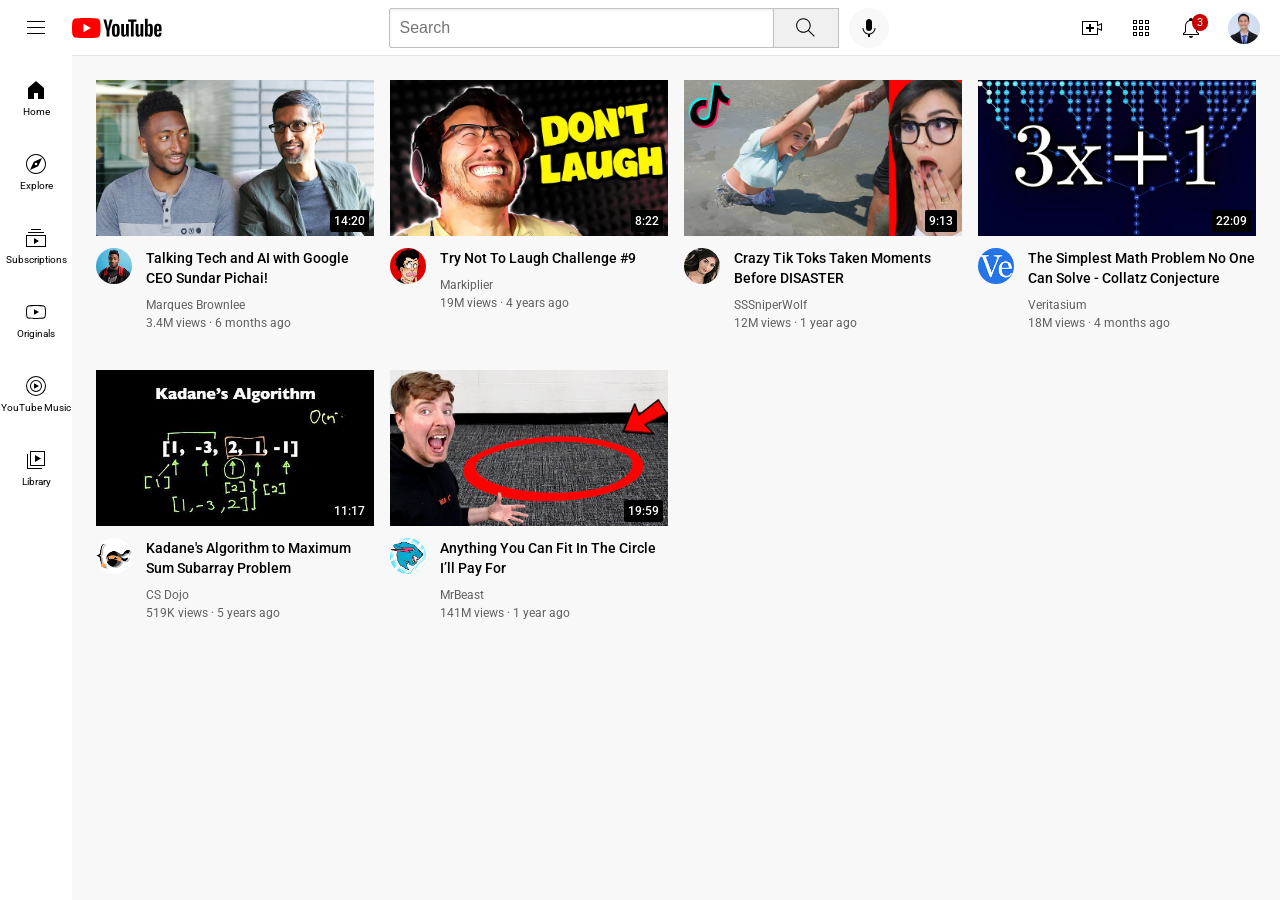
<file: index.html>
<!DOCTYPE html>
<html lang="en">
<head>
    <meta charset="UTF-8">
    <meta name="viewport" content="width=device-width, initial-scale=1.0">
    <link rel="preconnect" href="https://fonts.googleapis.com">
    <link rel="preconnect" href="https://fonts.gstatic.com" crossorigin>
    <link href="https://fonts.googleapis.com/css2?family=Roboto:ital,wght@0,100..900;1,100..900&display=swap" rel="stylesheet">
    <title>YouTube Clone</title>
    <link rel="stylesheet" href="styles/video.css">
    <link rel="stylesheet" href="styles/header.css">
    <link rel="stylesheet" href="styles/general.css">
    <link rel="stylesheet" href="styles/sidebar.css">
</head>
<body>
    <header class="header">
        <div class="left-section">
            <img class="hamburger-menu" src="icons/hamburger-menu.svg" alt="menu">
            <img class="youtube-logo" src="icons/youtube-logo.svg" alt="youtube-logo">
        </div>
        <div class="middle-section">
            <input class="search-bar" type="text" placeholder="Search">
            <button class="search-button"><img class="search-icon" src="icons/search.svg" alt="search"><div class="tooltip">Search</div></button>
            <button class="voice-search-button"><img class="voice-search-icon" src="icons/voice-search-icon.svg" alt="voice-search"><div class="tooltip">Search with your voice</div></button>
        </div> 
        <div class="right-section">
            <div class="upload-icon-container"><img class="upload-icon" src="icons/upload.svg" alt="upload-icon"><div class="tooltip">Create</div></div>
            <div class="youtube-apps-container"><img class="youtube-apps-icon" src="icons/youtube-apps.svg" alt="apps-icon"><div class="tooltip">YouTube Apps</div></div>
            <div class="notifications-icon-container">
                <img class="notifications-icon" src="icons/notifications.svg" alt="notify-icon">
                <div class="notifications-count">3</div>
                <div class="tooltip">Notifications</div>
            </div>
            <img class="current-user-picture" src="channel-pictures/my-channel.jpg" alt="profile-pic">
        </div>
    </header>

    <nav class="sidebar">
        <div class="sidebar-link"><img src="icons/home.svg" alt="home"><div>Home</div></div>
        <div class="sidebar-link"><img src="icons/explore.svg" alt="explore"><div>Explore</div></div>
        <div class="sidebar-link"><img src="icons/subscriptions.svg" alt="subscriptions"><div>Subscriptions</div></div>
        <div class="sidebar-link"><img src="icons/originals.svg" alt="originals"><div>Originals</div></div>
        <div class="sidebar-link"><img src="icons/youtube-music.svg" alt="music"><div>YouTube Music</div></div>
        <div class="sidebar-link"><img src="icons/library.svg" alt="library"><div>Library</div></div>
    </nav>

    <main>
        <section class="video-grid">
            <div class="video-preview">
        <div class="thumbnail-row">
            <img class="thumbnail" src="thumbnails/thumbnail-1.webp" alt="video-content">
            <div class="video-time">14:20</div>
        </div>
        <div class="video-info-grid">
            <div class="channel-picture">
                <img class="profile-picture" src="channel-pictures/channel-1.jpeg" alt="channel-pic">
            </div>
            <div class="video-info">
                <p class="video-title">
                Talking Tech and AI with Google CEO Sundar Pichai!
                </p>
                <p class="video-author">
                Marques Brownlee
                </p>
                <p class="video-stats">
                3.4M views &#183; 6 months ago
                </p>
            </div>
        </div>
    </div>

    <div class="video-preview">
        <div class="thumbnail-row">
            <img class="thumbnail" src="thumbnails/thumbnail-2.webp" alt="video-content">
            <div class="video-time">8:22</div>
        </div>
        <div class="video-info-grid">
            <div class="channel-picture">
                <img class="profile-picture" src="channel-pictures/channel-2.jpeg" alt="channel-pic">
            </div>
            <div class="video-info">
                <p class="video-title">
                Try Not To Laugh Challenge #9
                </p>
                <p class="video-author">
                Markiplier
                </p>
                <p class="video-stats">
                19M views &#183; 4 years ago
                </p>
            </div>
        </div>
    </div>

    <div class="video-preview">
        <div class="thumbnail-row">
            <img class="thumbnail" src="thumbnails/thumbnail-3.webp" alt="video-content">
            <div class="video-time">9:13</div>
        </div>
        <div class="video-info-grid">
            <div class="channel-picture">
                <img class="profile-picture" src="channel-pictures/channel-3.jpeg" alt="channel-pic">
            </div>
            <div class="video-info">
                <p class="video-title">             
                Crazy Tik Toks Taken Moments Before DISASTER
                </p>
                <p class="video-author">
                SSSniperWolf
                </p>
                <p class="video-stats">
                12M views &#183; 1 year ago
                </p>
            </div>
        </div>
    </div>

    <div class="video-preview">
        <div class="thumbnail-row">
            <img class="thumbnail" src="thumbnails/thumbnail-4.webp" alt="video-content">
            <div class="video-time">22:09</div>
        </div>
        <div class="video-info-grid">
            <div class="channel-picture">
                <img class="profile-picture" src="channel-pictures/channel-4.jpeg" alt="channel-pic">
            </div>
            <div class="video-info">
                <p class="video-title">
                The Simplest Math Problem No One Can Solve - Collatz Conjecture
                </p>
                <p class="video-author">
                Veritasium
                </p>
                <p class="video-stats">
                18M views &#183; 4 months ago
                </p>
            </div>
        </div>
    </div>

    <div class="video-preview">
        <div class="thumbnail-row">
            <img class="thumbnail" src="thumbnails/thumbnail-5.webp" alt="video-content">
            <div class="video-time">11:17</div>
        </div>
        <div class="video-info-grid">
            <div class="channel-picture">
                <img class="profile-picture" src="channel-pictures/channel-5.jpeg" alt="channel-pic">
            </div>
            <div class="video-info">
                <p class="video-title">
                Kadane's Algorithm to Maximum Sum Subarray Problem
                </p>
                <p class="video-author">
                CS Dojo
                </p>
                <p class="video-stats">
                519K views &#183; 5 years ago
                </p>
            </div>
        </div>
    </div>

    <div class="video-preview">
        <div class="thumbnail-row">
            <img class="thumbnail" src="thumbnails/thumbnail-6.webp" alt="video-content">
            <div class="video-time">19:59</div>
        </div>
        <div class="video-info-grid">
            <div class="channel-picture">
                <img class="profile-picture" src="channel-pictures/channel-6.jpeg" alt="channel-pic">
            </div>
            <div class="video-info">
                <p class="video-title">
                Anything You Can Fit In The Circle I’ll Pay For
                </p>
                <p class="video-author">
                MrBeast
                </p>
                <p class="video-stats">
                141M views &#183; 1 year ago
                </p>
            </div>
        </div>
    </div>
    </section>
    </main>
</body>
</html>
</file>
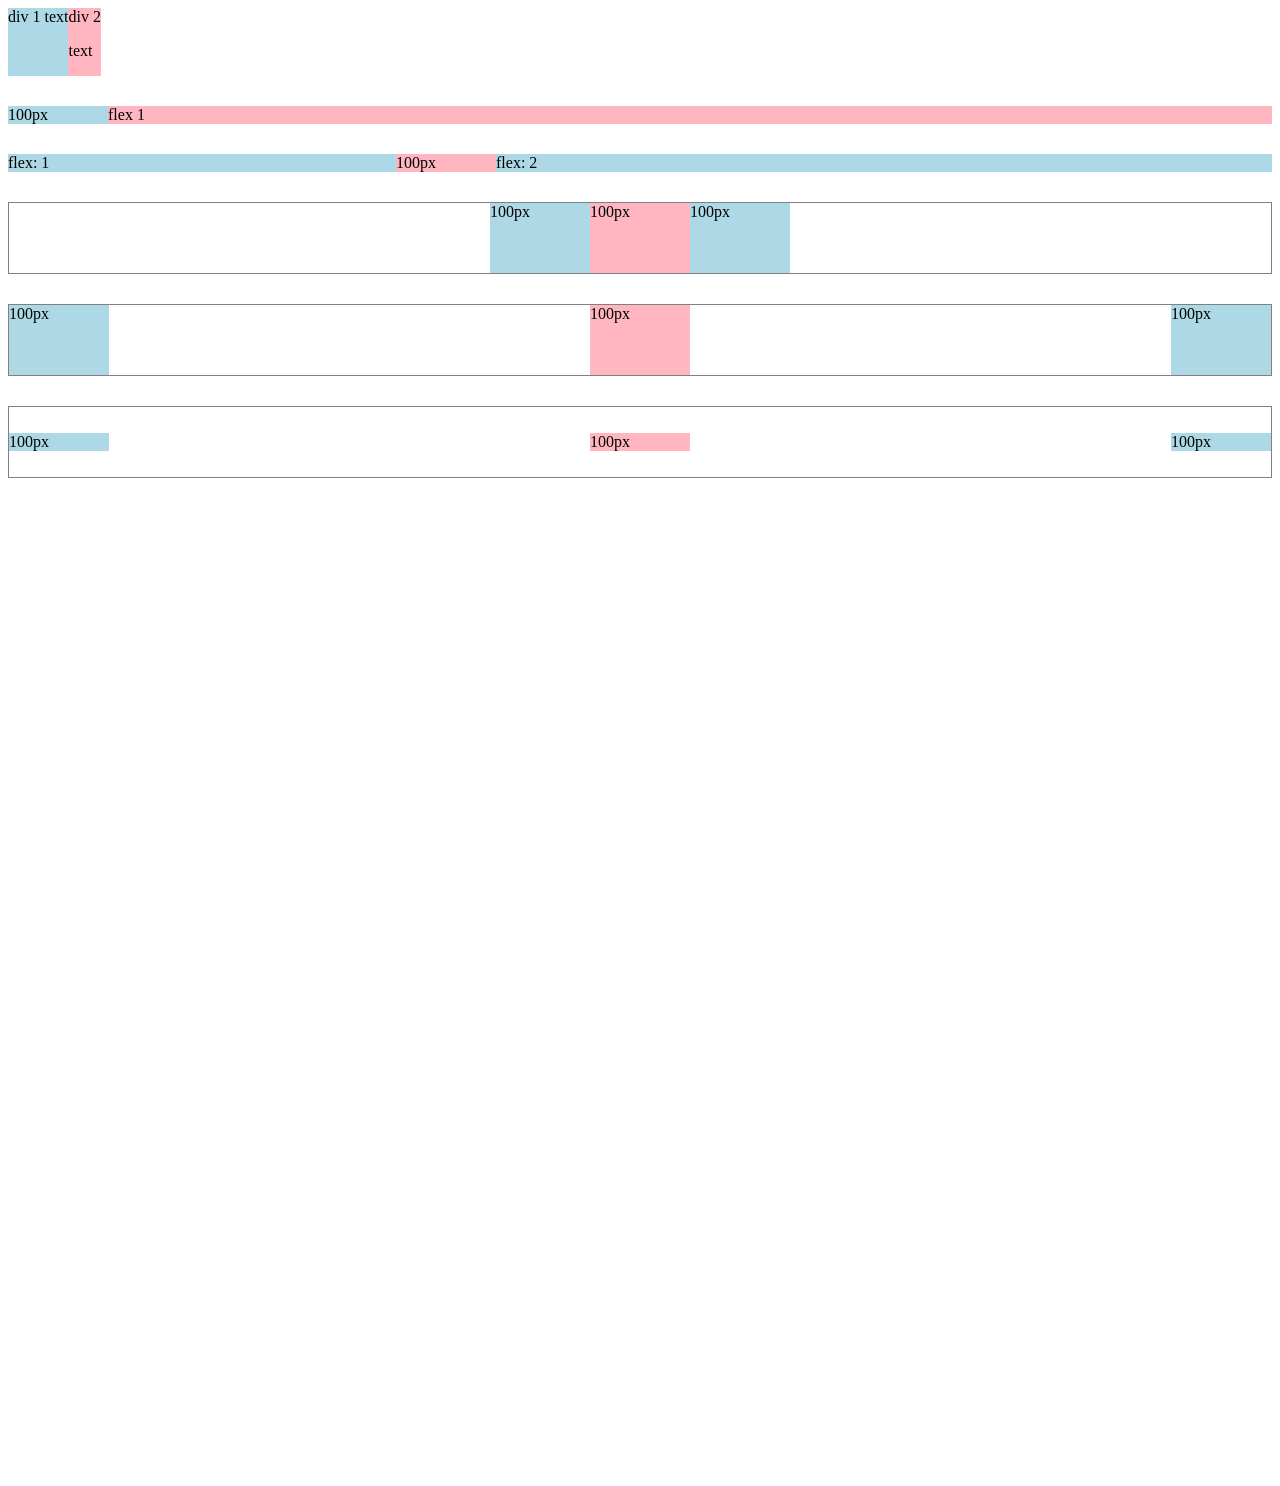
<file: flexbox.html>
<!DOCTYPE html>
<html lang="en">
<head>
    <meta charset="UTF-8">
    <meta name="viewport" content="width=device-width, initial-scale=1.0">
    <title>Flexbox Practice</title>
</head>
<body style="padding-bottom: 1000px;">
    
    <div style="
        display: flex;
        flex-direction: row;
    ">
        <div style="background-color: lightblue;">div 1 text</div>
        <div style="background-color: lightpink;">div 2 <p>text</p></div>
    </div>

    <div style="
        margin-top: 30px;
        display: flex;
        flex-direction: row;
    ">
        <div style="background-color: lightblue; width: 100px;">100px</div>
        <div style="background-color: lightpink; flex: 1;">flex 1</div>
    </div>

    <div style="
        margin-top: 30px;
        display: flex;
        flex-direction: row;
    ">
        <div style="background-color: lightblue; flex: 1;">flex: 1</div>
        <div style="background-color: lightpink; width: 100px;">100px</div>
        <div style="background-color: lightblue; flex: 2;">flex: 2</div>
    </div>

    <div style="
        margin-top: 30px;
        height: 70px;
        border: 1px solid gray; 
        display: flex;
        flex-direction: row;
        justify-content: center;
    ">
        <div style="background-color: lightblue; width: 100px;">100px</div>
        <div style="background-color: lightpink; width: 100px;">100px</div>
        <div style="background-color: lightblue; width: 100px;">100px</div>
    </div>

    <div style="
        margin-top: 30px;
        height: 70px;
        border: 1px solid gray; 
        display: flex;
        flex-direction: row;
        justify-content: space-between;
    ">
        <div style="background-color: lightblue; width: 100px;">100px</div>
        <div style="background-color: lightpink; width: 100px;">100px</div>
        <div style="background-color: lightblue; width: 100px;">100px</div>
    </div>

    <div style="
        margin-top: 30px;
        height: 70px;
        border: 1px solid gray; 
        display: flex;
        flex-direction: row;
        justify-content: space-between;
        align-items: center;
    ">
        <div style="background-color: lightblue; width: 100px;">100px</div>
        <div style="background-color: lightpink; width: 100px;">100px</div>
        <div style="background-color: lightblue; width: 100px;">100px</div>
    </div>
</body>
</html>
</file>
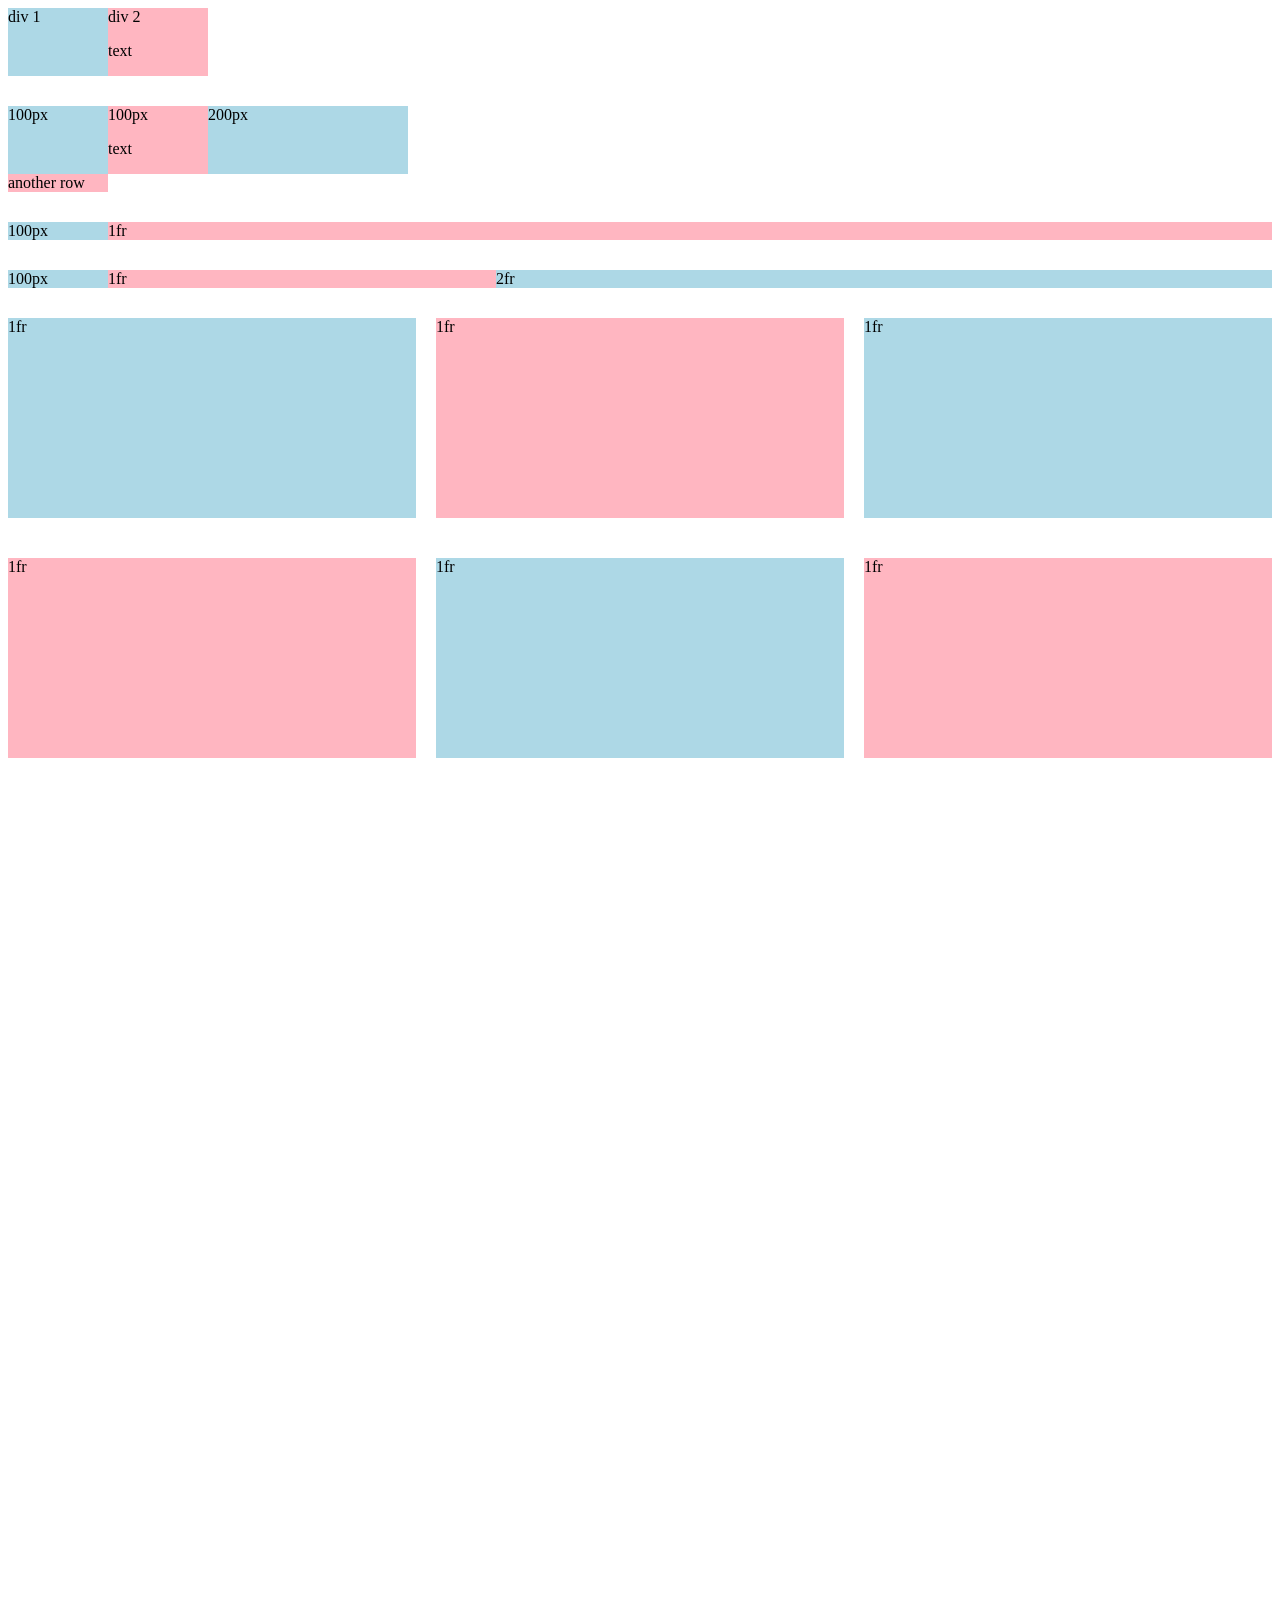
<file: grid.html>
<!DOCTYPE html>
<html lang="en">
<head>
    <meta charset="UTF-8">
    <meta name="viewport" content="width=device-width, initial-scale=1.0">
    <title>Grid Practice</title>
</head>
<body style="padding-bottom: 1000px;">
    <div style="
        display: grid;
        grid-template-columns: 100px 100px;
    ">
        <div style="background-color: lightblue;">div 1</div>
        <div style="background-color: lightpink;">div 2 <p>text</p></div>
    </div>

    <div style="
        margin-top: 30px;
        display: grid;
        grid-template-columns: 100px 100px 200px;
    ">
        <div style="background-color: lightblue;">100px</div>
        <div style="background-color: lightpink;">100px<p>text</p></div>
        <div style="background-color: lightblue;">200px</div>
        <div style="background-color: lightpink;">another row</div>
    </div>

    <div style="
        margin-top: 30px;
        display: grid;
        grid-template-columns: 100px 1fr;
    ">
        <div style="background-color: lightblue;">100px</div>
        <div style="background-color: lightpink;">1fr</div>
    </div>

    <div style="
        margin-top: 30px;
        display: grid;
        grid-template-columns: 100px 1fr 2fr;
    ">
        <div style="background-color: lightblue;">100px</div>
        <div style="background-color: lightpink;">1fr</div>
        <div style="background-color: lightblue;">2fr</div>
    </div>

    <div style="
        margin-top: 30px;
        display: grid;
        grid-template-columns: 1fr 1fr 1fr;
        column-gap: 20px;
        row-gap: 40px;
    ">
        <div style="background-color: lightblue; height: 200px;">1fr</div>
        <div style="background-color: lightpink; height: 200px;">1fr</div>
        <div style="background-color: lightblue; height: 200px;">1fr</div>
        <div style="background-color: lightpink; height: 200px;">1fr</div>
        <div style="background-color: lightblue; height: 200px;">1fr</div>
        <div style="background-color: lightpink; height: 200px;">1fr</div>
    </div>
</body>
</html>
</file>
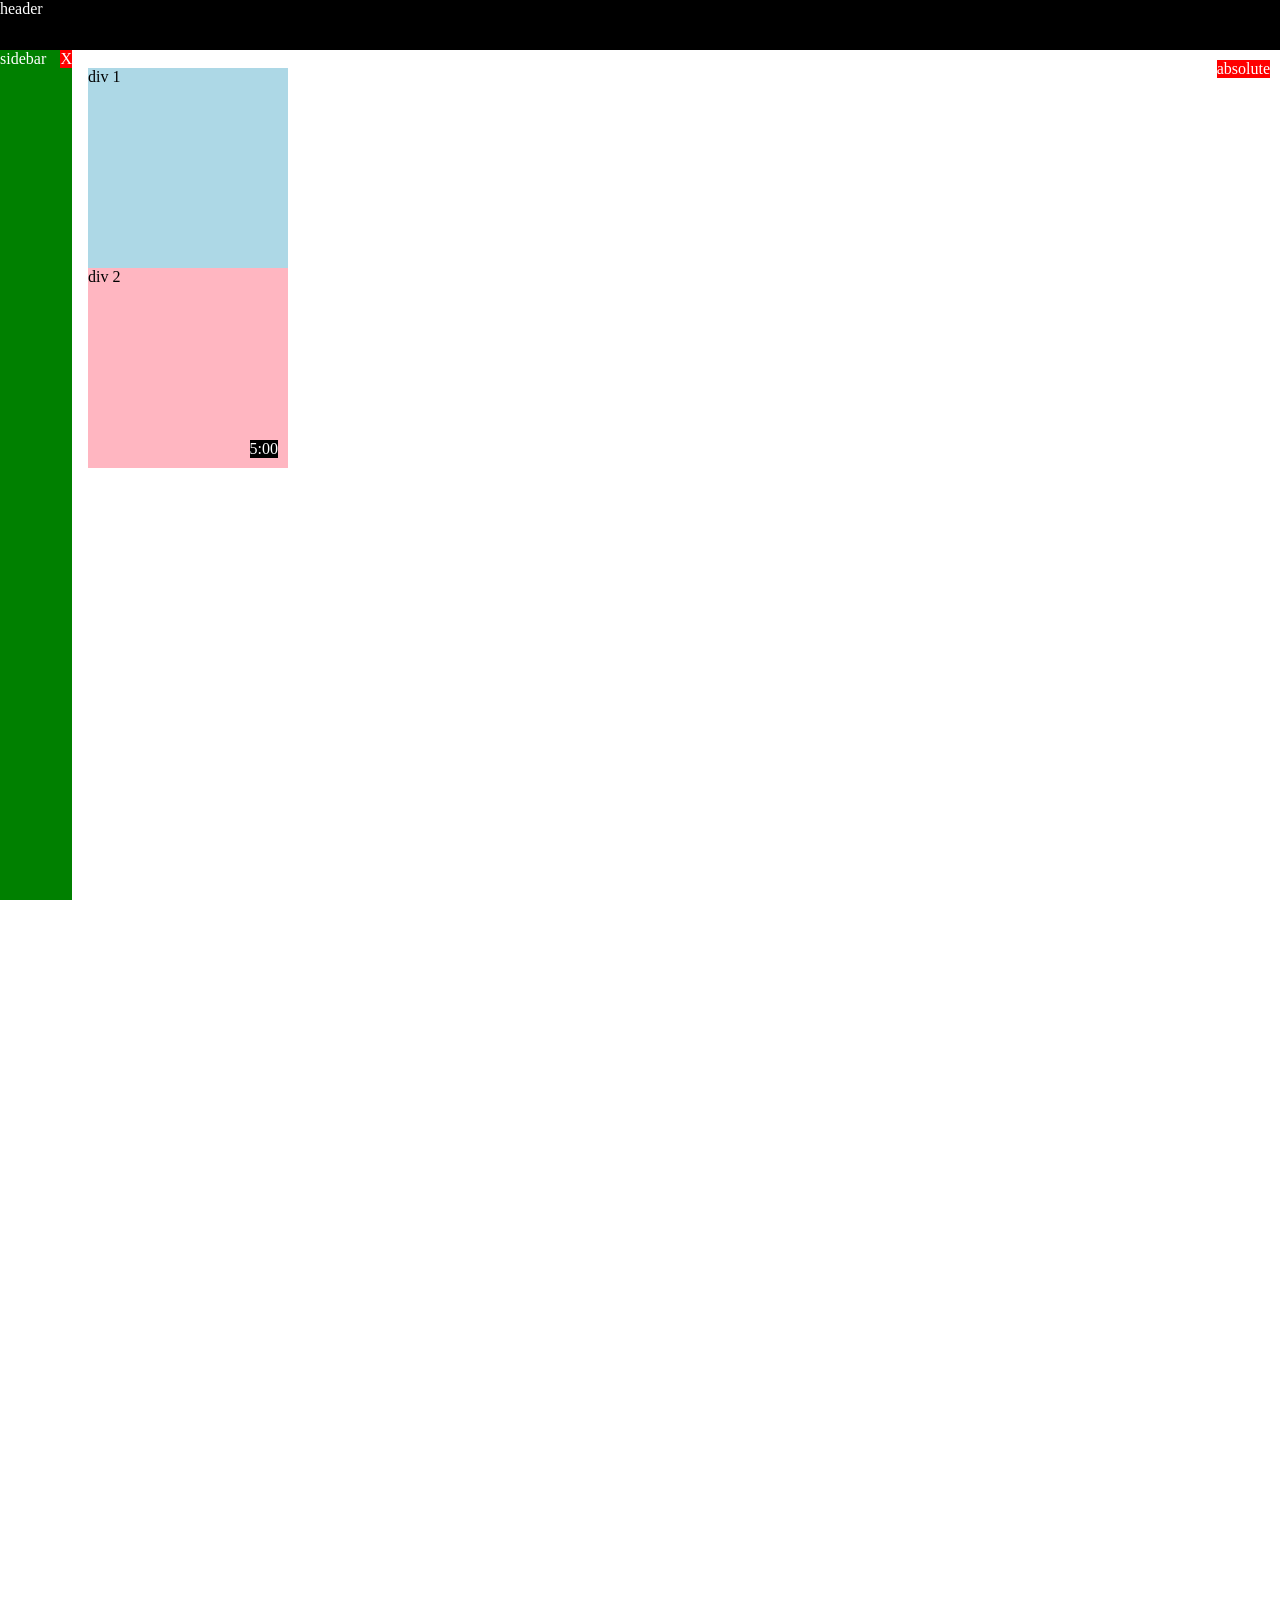
<file: position.html>
<!DOCTYPE html>
<html lang="en">
<head>
    <meta charset="UTF-8">
    <meta name="viewport" content="width=device-width, initial-scale=1.0">
    <title>Position Practice</title>
</head>
<body style="height: 3000px;
        padding-top: 60px;
        padding-left: 80px;
    ">
    <div style="
        background-color: black; 
        color: white;
        position: fixed;
        top: 0px;
        left: 0px;
        right: 0px;
        height: 50px;
        z-index: 100;
    ">header</div>

    <div style="
            background-color: green;
            color: white;
            position: fixed;
            left: 0;
            bottom: 0;
            top: 50px;
            width: 72px;
    ">sidebar
        <div style="
        position: absolute;
        background-color: red;
        color: white;
        top: 0px;
        right: 0px;
        ">
        X
        </div>
    </div>

    <div style="
        position: absolute;
        background-color: red;
        color: white;
        top: 60px;
        right: 10px;
    ">
        absolute
    </div>

    <div style="
        background-color: lightblue;
        height: 200px;
        width: 200px;
        position: static;
    ">div 1</div>
    <div style="
        background-color: lightpink;
        height: 200px;
        width: 200px;
        position: relative;
    ">
    div 2
        <div style="
        position: absolute;
        background-color: black;
        color: white;
        bottom: 10px;
        right: 10px;
        ">
        5:00
        </div>
    </div>
</body>
</html>
</file>
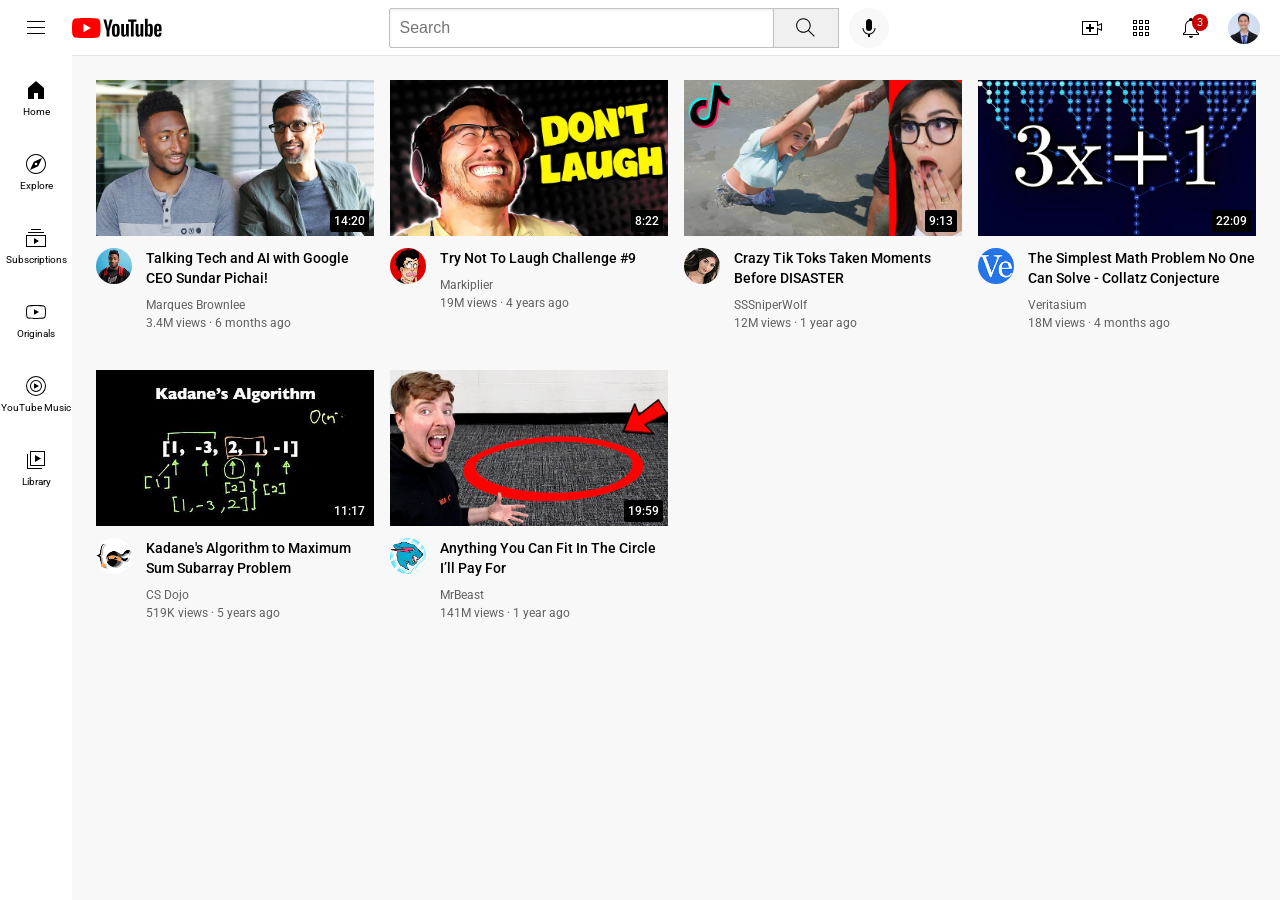
<file: youtube.html>
<!DOCTYPE html>
<html lang="en">
<head>
    <meta charset="UTF-8">
    <meta name="viewport" content="width=device-width, initial-scale=1.0">
    <link rel="preconnect" href="https://fonts.googleapis.com">
    <link rel="preconnect" href="https://fonts.gstatic.com" crossorigin>
    <link href="https://fonts.googleapis.com/css2?family=Roboto:ital,wght@0,100..900;1,100..900&display=swap" rel="stylesheet">
    <title>YouTube Clone</title>
    <link rel="stylesheet" href="styles/video.css">
    <link rel="stylesheet" href="styles/header.css">
    <link rel="stylesheet" href="styles/general.css">
    <link rel="stylesheet" href="styles/sidebar.css">
</head>
<body>
    <header class="header">
        <div class="left-section">
            <img class="hamburger-menu" src="icons/hamburger-menu.svg" alt="menu">
            <img class="youtube-logo" src="icons/youtube-logo.svg" alt="youtube-logo">
        </div>
        <div class="middle-section">
            <input class="search-bar" type="text" placeholder="Search">
            <button class="search-button"><img class="search-icon" src="icons/search.svg" alt="search"><div class="tooltip">Search</div></button>
            <button class="voice-search-button"><img class="voice-search-icon" src="icons/voice-search-icon.svg" alt="voice-search"><div class="tooltip">Search with your voice</div></button>
        </div> 
        <div class="right-section">
            <div class="upload-icon-container"><img class="upload-icon" src="icons/upload.svg" alt="upload-icon"><div class="tooltip">Create</div></div>
            <div class="youtube-apps-container"><img class="youtube-apps-icon" src="icons/youtube-apps.svg" alt="apps-icon"><div class="tooltip">YouTube Apps</div></div>
            <div class="notifications-icon-container">
                <img class="notifications-icon" src="icons/notifications.svg" alt="notify-icon">
                <div class="notifications-count">3</div>
                <div class="tooltip">Notifications</div>
            </div>
            <img class="current-user-picture" src="channel-pictures/my-channel.jpg" alt="profile-pic">
        </div>
    </header>

    <nav class="sidebar">
        <div class="sidebar-link"><img src="icons/home.svg" alt="home"><div>Home</div></div>
        <div class="sidebar-link"><img src="icons/explore.svg" alt="explore"><div>Explore</div></div>
        <div class="sidebar-link"><img src="icons/subscriptions.svg" alt="subscriptions"><div>Subscriptions</div></div>
        <div class="sidebar-link"><img src="icons/originals.svg" alt="originals"><div>Originals</div></div>
        <div class="sidebar-link"><img src="icons/youtube-music.svg" alt="music"><div>YouTube Music</div></div>
        <div class="sidebar-link"><img src="icons/library.svg" alt="library"><div>Library</div></div>
    </nav>

    <main>
        <section class="video-grid">
            <div class="video-preview">
        <div class="thumbnail-row">
            <img class="thumbnail" src="thumbnails/thumbnail-1.webp" alt="video-content">
            <div class="video-time">14:20</div>
        </div>
        <div class="video-info-grid">
            <div class="channel-picture">
                <img class="profile-picture" src="channel-pictures/channel-1.jpeg" alt="channel-pic">
            </div>
            <div class="video-info">
                <p class="video-title">
                Talking Tech and AI with Google CEO Sundar Pichai!
                </p>
                <p class="video-author">
                Marques Brownlee
                </p>
                <p class="video-stats">
                3.4M views &#183; 6 months ago
                </p>
            </div>
        </div>
    </div>

    <div class="video-preview">
        <div class="thumbnail-row">
            <img class="thumbnail" src="thumbnails/thumbnail-2.webp" alt="video-content">
            <div class="video-time">8:22</div>
        </div>
        <div class="video-info-grid">
            <div class="channel-picture">
                <img class="profile-picture" src="channel-pictures/channel-2.jpeg" alt="channel-pic">
            </div>
            <div class="video-info">
                <p class="video-title">
                Try Not To Laugh Challenge #9
                </p>
                <p class="video-author">
                Markiplier
                </p>
                <p class="video-stats">
                19M views &#183; 4 years ago
                </p>
            </div>
        </div>
    </div>

    <div class="video-preview">
        <div class="thumbnail-row">
            <img class="thumbnail" src="thumbnails/thumbnail-3.webp" alt="video-content">
            <div class="video-time">9:13</div>
        </div>
        <div class="video-info-grid">
            <div class="channel-picture">
                <img class="profile-picture" src="channel-pictures/channel-3.jpeg" alt="channel-pic">
            </div>
            <div class="video-info">
                <p class="video-title">             
                Crazy Tik Toks Taken Moments Before DISASTER
                </p>
                <p class="video-author">
                SSSniperWolf
                </p>
                <p class="video-stats">
                12M views &#183; 1 year ago
                </p>
            </div>
        </div>
    </div>

    <div class="video-preview">
        <div class="thumbnail-row">
            <img class="thumbnail" src="thumbnails/thumbnail-4.webp" alt="video-content">
            <div class="video-time">22:09</div>
        </div>
        <div class="video-info-grid">
            <div class="channel-picture">
                <img class="profile-picture" src="channel-pictures/channel-4.jpeg" alt="channel-pic">
            </div>
            <div class="video-info">
                <p class="video-title">
                The Simplest Math Problem No One Can Solve - Collatz Conjecture
                </p>
                <p class="video-author">
                Veritasium
                </p>
                <p class="video-stats">
                18M views &#183; 4 months ago
                </p>
            </div>
        </div>
    </div>

    <div class="video-preview">
        <div class="thumbnail-row">
            <img class="thumbnail" src="thumbnails/thumbnail-5.webp" alt="video-content">
            <div class="video-time">11:17</div>
        </div>
        <div class="video-info-grid">
            <div class="channel-picture">
                <img class="profile-picture" src="channel-pictures/channel-5.jpeg" alt="channel-pic">
            </div>
            <div class="video-info">
                <p class="video-title">
                Kadane's Algorithm to Maximum Sum Subarray Problem
                </p>
                <p class="video-author">
                CS Dojo
                </p>
                <p class="video-stats">
                519K views &#183; 5 years ago
                </p>
            </div>
        </div>
    </div>

    <div class="video-preview">
        <div class="thumbnail-row">
            <img class="thumbnail" src="thumbnails/thumbnail-6.webp" alt="video-content">
            <div class="video-time">19:59</div>
        </div>
        <div class="video-info-grid">
            <div class="channel-picture">
                <img class="profile-picture" src="channel-pictures/channel-6.jpeg" alt="channel-pic">
            </div>
            <div class="video-info">
                <p class="video-title">
                Anything You Can Fit In The Circle I’ll Pay For
                </p>
                <p class="video-author">
                MrBeast
                </p>
                <p class="video-stats">
                141M views &#183; 1 year ago
                </p>
            </div>
        </div>
    </div>
    </section>
    </main>
</body>
</html>
</file>
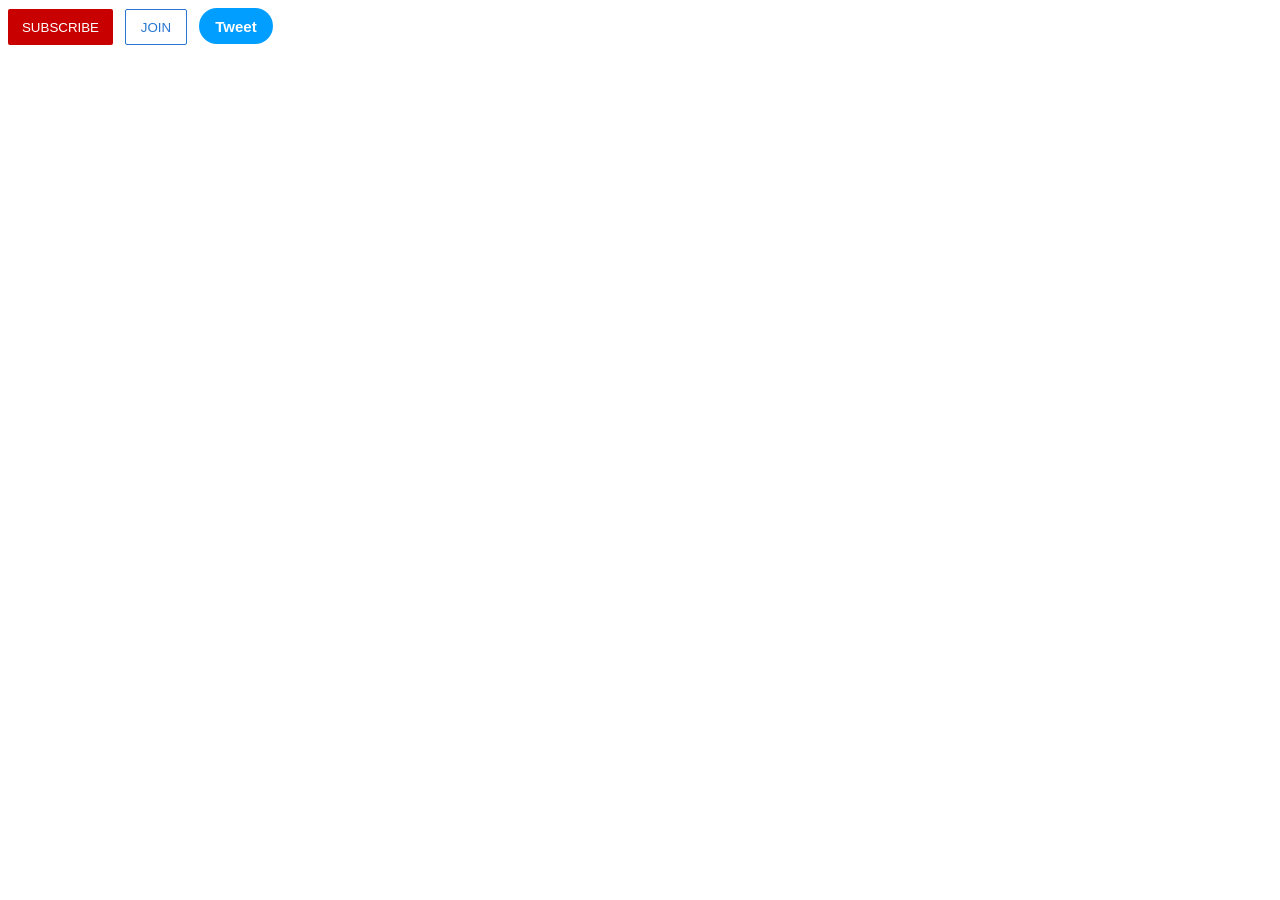
<file: intro-to-html/buttons.html>
<!DOCTYPE html>
<html lang="en">
<head>
    <meta charset="UTF-8">
    <meta name="viewport" content="width=device-width, initial-scale=1.0">
    <title>Buttons Practice</title>
    <link rel="stylesheet" href="styles/buttons.css">
</head>
<body>

    <button class="subscribe-button">SUBSCRIBE</button>
    <button class="join-button">JOIN</button>
    <button class="tweet-button">Tweet</button>

</body>
</html>
</file>
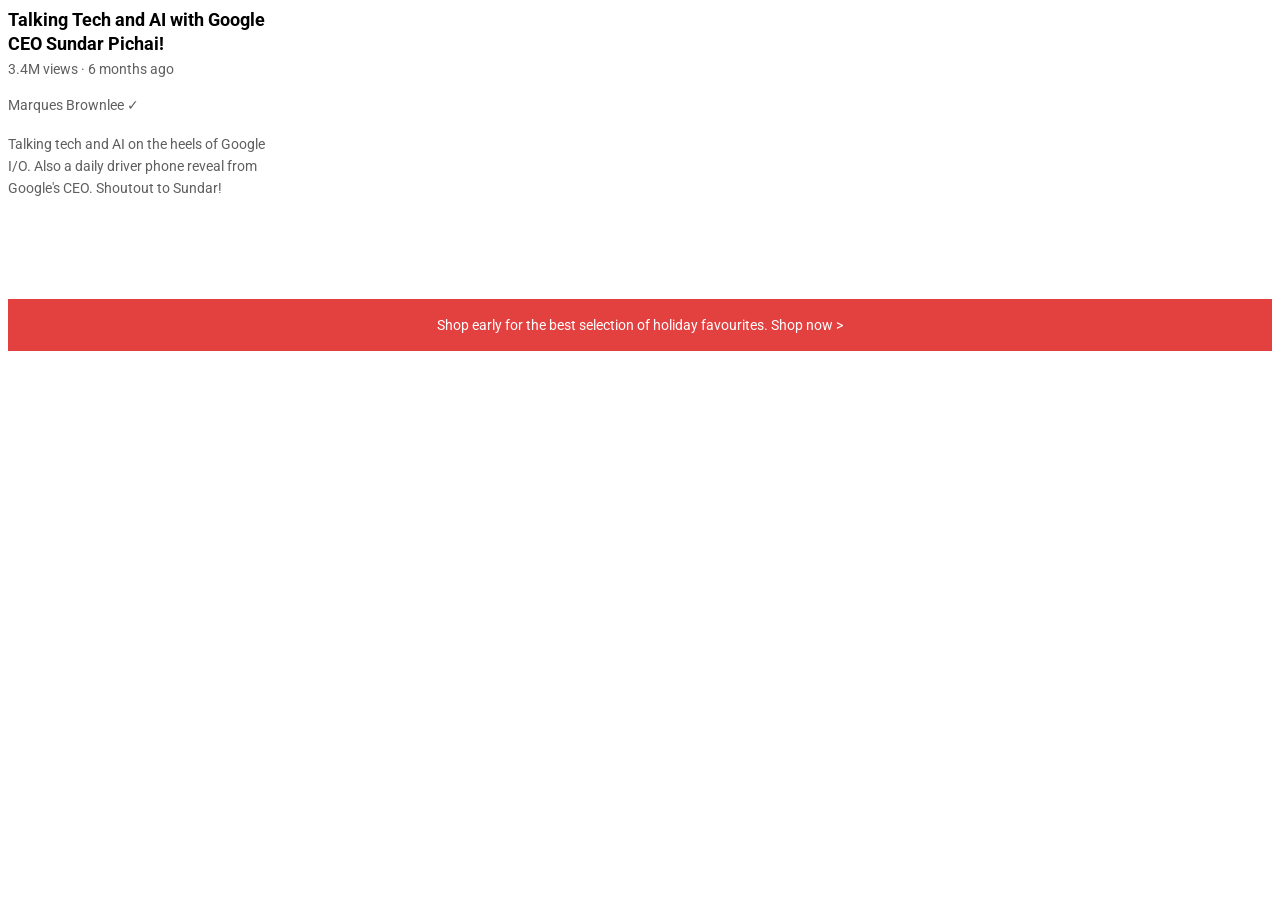
<file: intro-to-html/text.html>
<!DOCTYPE html>
<html lang="en">
<head>
    <meta charset="UTF-8">
    <meta name="viewport" content="width=device-width, initial-scale=1.0">
    <title>Text Practice</title>
    <link rel="stylesheet" href="styles/text.css">
    <link rel="preconnect" href="https://fonts.googleapis.com">
    <link rel="preconnect" href="https://fonts.gstatic.com" crossorigin>
    <link href="https://fonts.googleapis.com/css2?family=Roboto:ital,wght@0,100..900;1,100..900&display=swap" rel="stylesheet">
</head>
<body>
    <p class="video-title">
    Talking Tech and AI with Google CEO Sundar Pichai!
    </p>

    <p class="video-stats">
    3.4M views &#183; 6 months ago
    </p>

    <p class="video-author">
    Marques Brownlee &#10003;
    </p>

    <p class="video-description">
    Talking tech and AI on the heels of Google I/O. 
    Also a daily driver phone reveal from Google's CEO. 
    Shoutout to Sundar!
    </p>

    <p class="apple-text">
    Shop early for the best selection of holiday favourites. <span class="shop-link">Shop now &#62;</span>
    </p>    
</body>
</html>
</file>
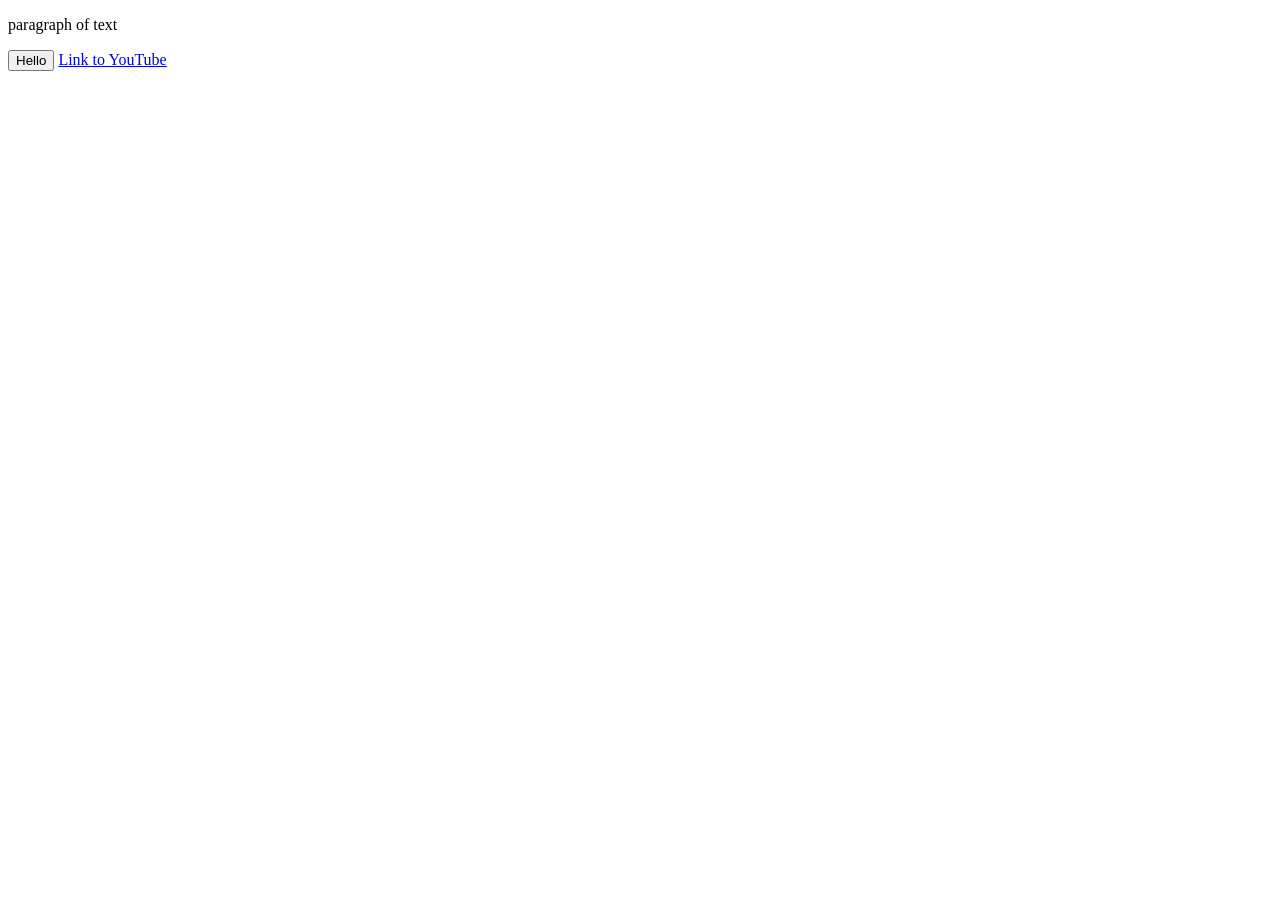
<file: intro-to-html/website.html>
<!DOCTYPE html>
<html>
<head>
    <title>Website</title>
</head>
<body>
    <p>
        paragraph of text
    </p>
    <button>
        Hello
    </button>
    <a href="https://www.youtube.com" target="_blank">
        Link to YouTube
    </a>
</body>

</html>
</file>
<file: styles/video.css>
.thumbnail{
    width: 100%;
}
        
.video-title{
    margin-top: 0;
    font-size: 14px;
    font-weight: 500;
    line-height: 20px;
    margin-bottom: 10px;
}
        
.video-info-grid{
    display: grid;
    grid-template-columns: 50px 1fr;
}
        
.profile-picture{
    width: 36px;
    border-radius: 50px;
}
        
.thumbnail-row{
    margin-bottom: 8px;
    position: relative;
}
        
.video-author,
.video-stats{
    font-size: 12px;
    color: rgb(96, 96, 96);
}
        
.video-author{
    margin-bottom: 4px;
}
        
.video-grid{
    display: grid;
    grid-template-columns: 1fr 1fr 1fr;
    column-gap: 16px;
    row-gap: 40px;
}

@media (max-width: 750px) {
    .video-grid {
        grid-template-columns: 1fr 1fr;
    }
}

@media (min-width: 751px) and (max-width: 999px) {
    .video-grid {
        grid-template-columns: 1fr 1fr 1fr;
    }
}

@media (min-width: 1000px) {
    .video-grid {
        grid-template-columns: 1fr 1fr 1fr 1fr;
    }
}

.video-time{
    font-size: 12px;
    font-weight: 500;
    padding: 4px 4px;
    border-radius: 2px;
    background-color: black;
    color: white;
    position: absolute;
    bottom: 8px;
    right: 5px;
}
</file>
<file: styles/header.css>
.header{
    height: 55px;

    display: flex;
    flex-direction: row;
    justify-content: space-between;

    position: fixed;
    top: 0;
    left: 0;
    right: 0;
    z-index: 100;

    background-color: white;
    border-bottom-width: 1px;
    border-bottom-style: solid;
    border-bottom-color: rgb(228, 228, 228);
}

.left-section{
    display: flex;
    align-items: center;
}

.hamburger-menu{
    height: 24px;
    margin-left: 24px;
    margin-right: 24px;
}

.youtube-logo{
    height: 20px;
}

.middle-section{
    flex: 1;
    margin-left: 70px;
    margin-right: 35px;
    max-width: 500px;
    display: flex;
    align-items: center;
}

.search-bar{
    flex: 1;
    height: 36px;
    padding-left: 10px;
    font-size: 16px;
    border: 1px solid rgb(192, 192, 192);
    border-radius: 2px;
    box-shadow: inset 1px 2px 3px rgba(0, 0, 0, 0.05);
    width: 0;
}

.search-bar::placeholder{
    font-size: 16px;
}

.search-button{
    height: 40px;
    width: 66px;
    background-color: rgb(240, 240, 240);
    border: 1px solid rgb(192, 192, 192);
    margin-left: -1px;
    margin-right: 10px;
}

.search-button, 
.voice-search-button, 
.upload-icon-container,
.youtube-apps-container,
.notifications-icon-container {
    display: flex;
    justify-content: center;
    align-items: center;
    position: relative;
}

.search-button .tooltip, 
.voice-search-button .tooltip, 
.upload-icon-container .tooltip, 
.youtube-apps-container .tooltip, 
.notifications-icon-container .tooltip{
    position: absolute;
    background-color: grey;
    color: white;
    padding: 4px 8px;
    border-radius: 2px;
    font-size: 12px;
    bottom: -30px;
    opacity: 0;
    transition: opacity 0.15s;
    pointer-events: none;
    white-space: nowrap;
}

.search-button:hover .tooltip, 
.voice-search-button:hover .tooltip,
.upload-icon-container:hover .tooltip,
.youtube-apps-container:hover .tooltip,
.notifications-icon-container:hover .tooltip {
    opacity: 1;
}

.search-icon{
    height: 25px;
}

.voice-search-button{
    height: 40px;
    width: 40px;
    border-radius: 20px;
    border: none;
    background-color: rgb(248, 248, 248);
}

.voice-search-icon{
    height: 24px;
}

.right-section{
    width: 180px;
    margin-right: 20px;
    display: flex;
    align-items: center;
    justify-content: space-between;
    flex-shrink: 0;
}

.upload-icon{
    height: 24px;
}

.youtube-apps-icon{
    height: 24px;
}

.notifications-icon{
    height: 24px;
}

.notifications-icon-container{
    position: relative;
}

.notifications-count{
    position: absolute;
    top: -2px;
    right: -5px;
    background-color: rgb(200, 0, 0);
    color: white;
    font-size: 11px;
    padding: 2px 5px;
    border-radius: 10px;
}

.current-user-picture{
    height: 32px;
    border-radius: 16px;
}
</file>
<file: styles/general.css>
p{
    margin-top: 0;
    margin-bottom: 0;
}

body{
    font-family: Roboto, Arial;
    margin: 0;
    padding-top: 80px;
    padding-left: 96px;
    padding-right: 24px;
    background-color: rgb(248, 248, 248);
}
</file>
<file: styles/sidebar.css>
.sidebar{
    position: fixed;
    left: 0;
    bottom: 0;
    top: 55px;
    background-color: white;
    width: 72px;
    z-index: 200;
    padding-top: 5px;
}

.sidebar-link{
    height: 74px;
    display: flex;
    justify-content: center;
    align-items: center;
    flex-direction: column;
    cursor: pointer;
}

.sidebar-link:hover{
    background-color: rgb(235, 235, 235);
}

.sidebar-link img{
    height: 24px;
    margin-bottom: 4px;
}

.sidebar-link div{
    font-size: 10px;

}
</file>
<file: intro-to-html/styles/buttons.css>
.subscribe-button{
        background-color: rgb(200, 0, 0);
        color: white;
        border: none;
        height: 36px;
        width: 105px;
        border-radius: 2px;
        cursor: pointer;
        margin-right: 8px;
        transition: opacity 0.15s;
    }

    .subscribe-button:hover{
        opacity: 0.8;
    }

    .subscribe-button:active{
        opacity: 0.5;
    }

    .join-button{
        background-color: white;
        border: 1px solid rgb(41, 118, 211);
        color: rgb(41, 118, 211);
        height: 36px;
        width: 62px;
        border-radius: 2px;
        cursor: pointer;
        margin-right: 8px;
        transition: background-color 0.15s, color 0.15s;
    }

    .join-button:hover{
        background-color: rgb(41, 118, 211);
        color: white;
    }

    .join-button:active{
        opacity: 0.7;
    }

    .tweet-button{
        background-color: rgb(2, 158, 255);
        color: white;
        border: none;
        height: 36px;
        width: 74px;
        border-radius: 18px;
        font-weight: bold;
        font-size: 15px;
        cursor: pointer;
        transition: box-shadow 0.15s;
    }

    .tweet-button:hover{
        box-shadow: 5px 5px 10px rgba(0, 0, 0, 0.15);
    }
</file>
<file: intro-to-html/styles/text.css>
p{
        font-family: Roboto;
        margin-top: 0;
        margin-bottom: 0;
    }
    .video-title{
        font-weight: bold;
        font-size: 18px;
        width: 280px;
        line-height: 24px;
        margin-bottom: 5px;
    }
    .video-stats{
        font-size: 14px;
        color: rgb(95, 95, 95);
        margin-bottom: 20px;
    }
    .video-author{
        font-size: 14px;
        color: rgb(95, 95, 95);
        margin-bottom: 20px;
    }
    .video-description{
        font-size: 14px;
        color: rgb(95, 95, 95);
        width: 280px;
        line-height: 22px;
        margin-bottom: 100px;
    }
    .apple-text{
        margin-bottom: 50px;
        font-size: 14px;
        background-color: rgb(227, 65, 64);
        color: white;
        text-align: center;
        padding-top: 18px;
        padding-bottom: 18px;
    }
    .shop-link{
        cursor: pointer;
    }
    .shop-link:hover{
        text-decoration: underline;
    }
</file>
